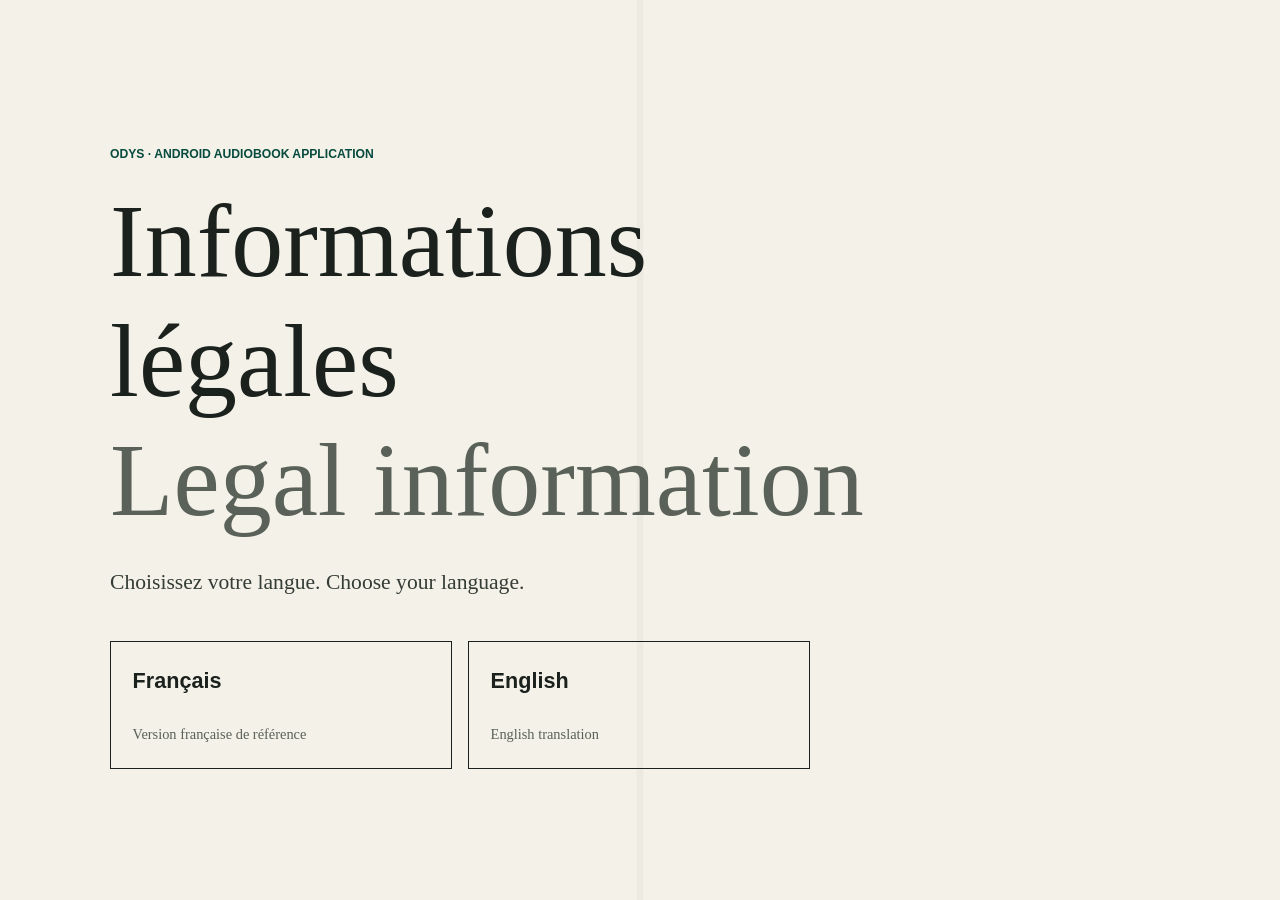
<file: index.html>
<!doctype html>
<html lang="fr">
<head>
  <meta charset="utf-8">
  <meta name="viewport" content="width=device-width, initial-scale=1">
  <meta name="description" content="Choisissez la langue des informations légales de l'application Android Odys.">
  <meta name="theme-color" content="#f4f1e8">
  <link rel="alternate" hreflang="fr" href="fr/">
  <link rel="alternate" hreflang="en" href="en/">
  <title>Odys - Legal information</title>
  <link rel="stylesheet" href="styles.css">
</head>
<body class="language-page">
  <main>
    <section class="intro language-intro" aria-labelledby="page-title">
      <p class="eyebrow">Odys · Android audiobook application</p>
      <h1 id="page-title">Informations légales<br><span lang="en">Legal information</span></h1>
      <p class="lede">Choisissez votre langue. <span lang="en">Choose your language.</span></p>
      <div class="language-choices" aria-label="Language selection">
        <a href="fr/" hreflang="fr" lang="fr"><strong>Français</strong><span>Version française de référence</span></a>
        <a href="en/" hreflang="en" lang="en"><strong>English</strong><span>English translation</span></a>
      </div>
    </section>
  </main>
</body>
</html>
</file>
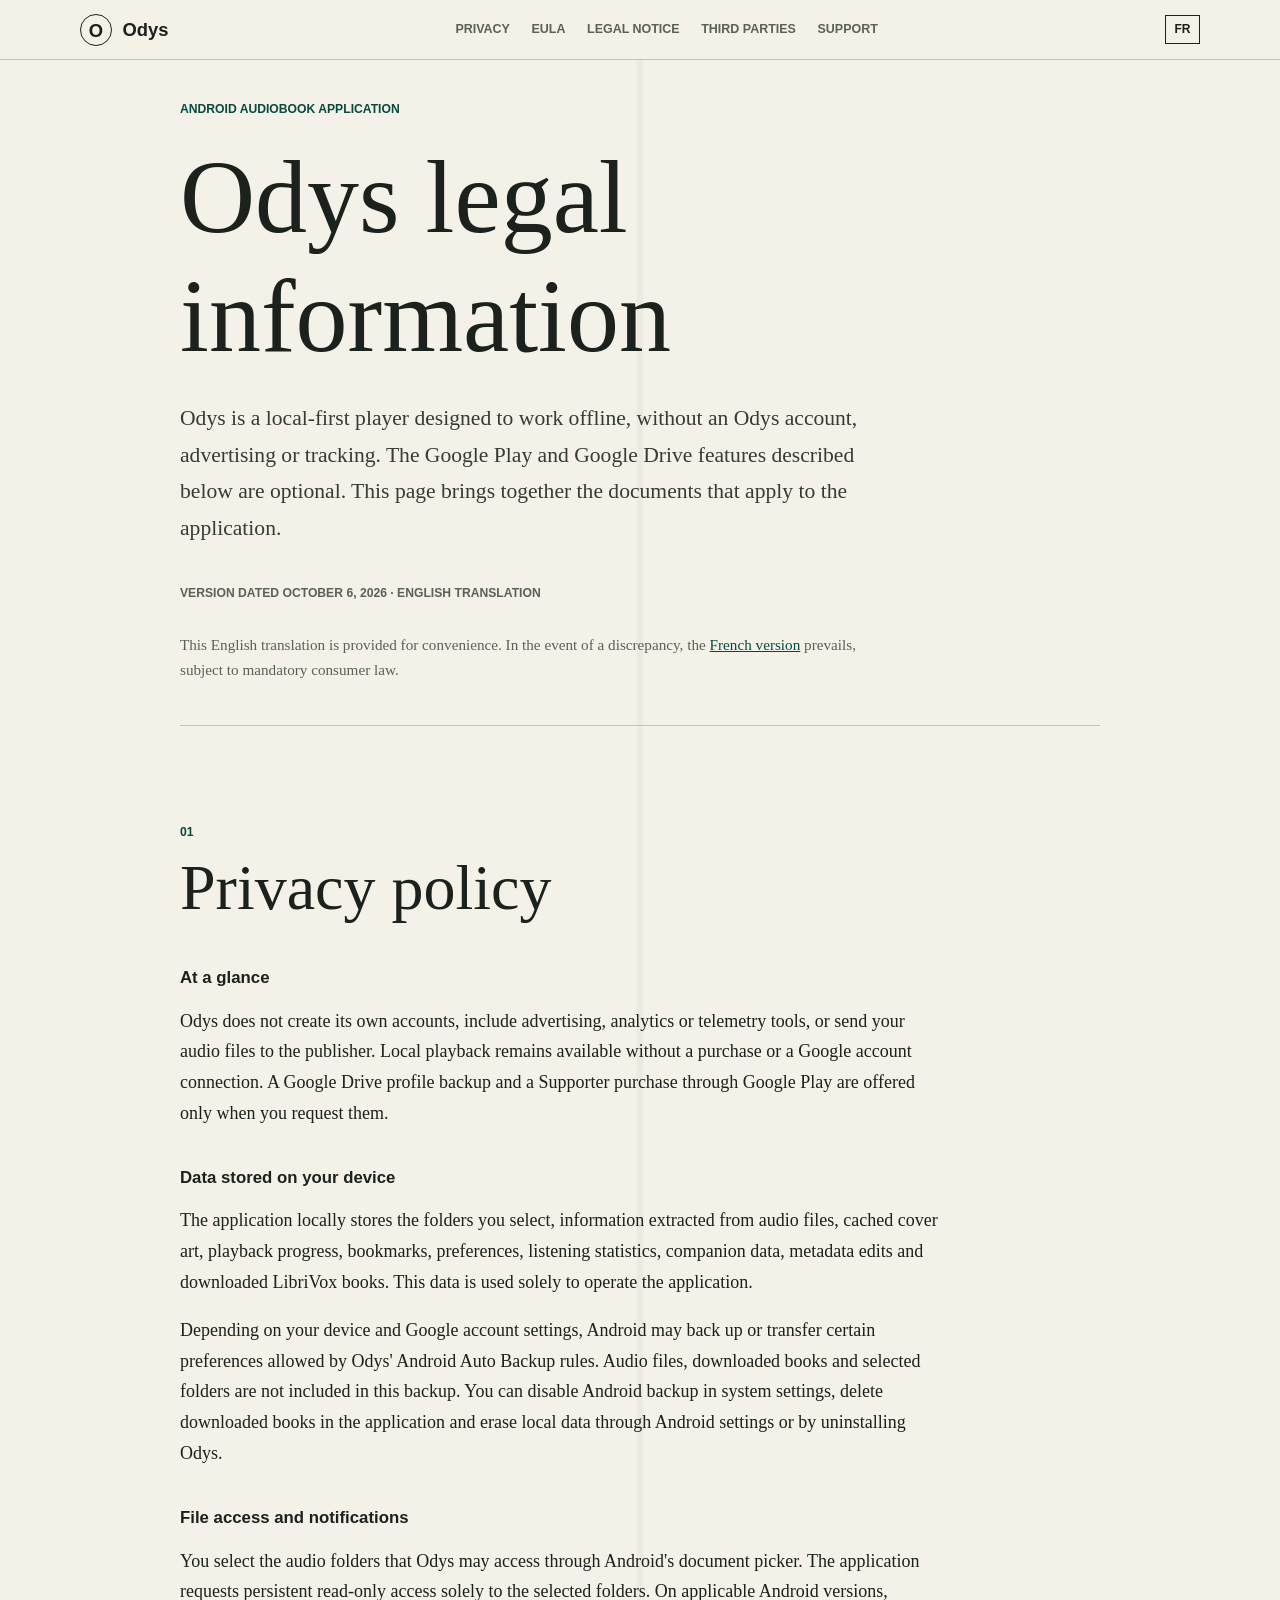
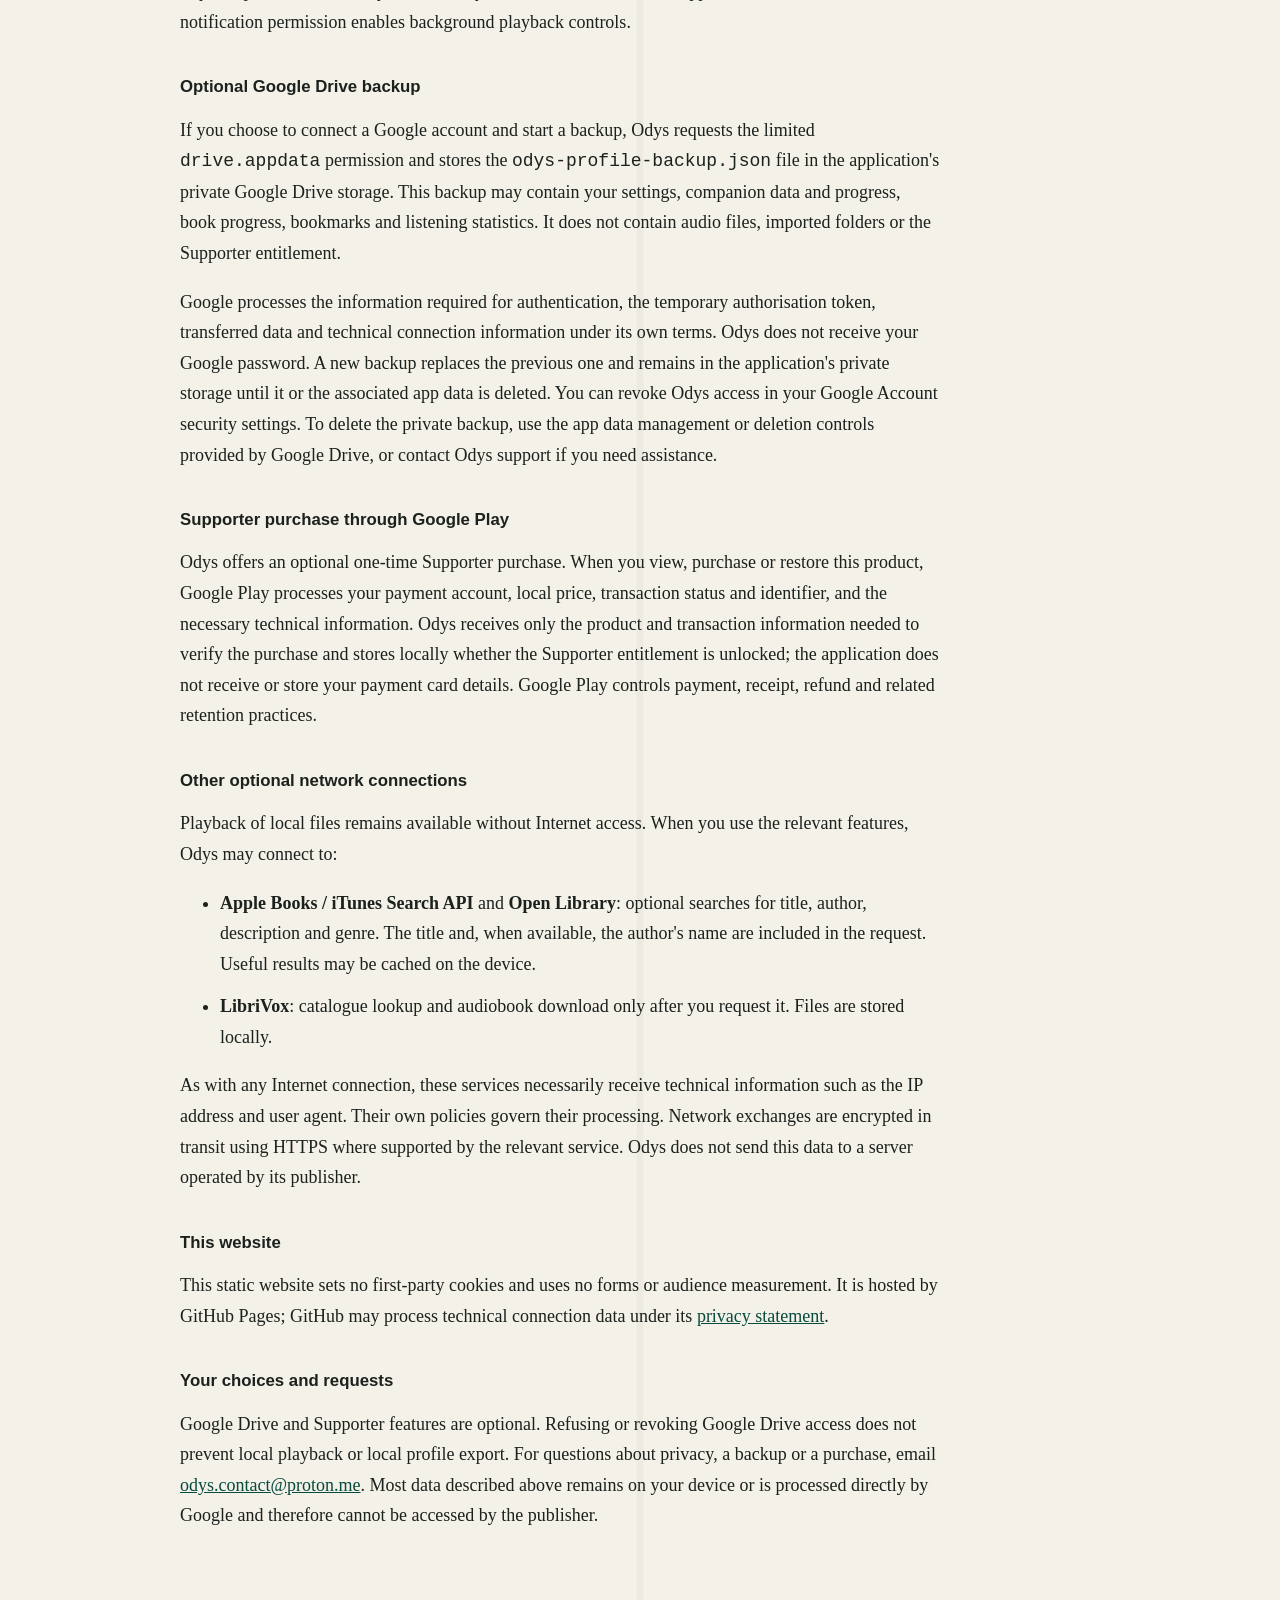
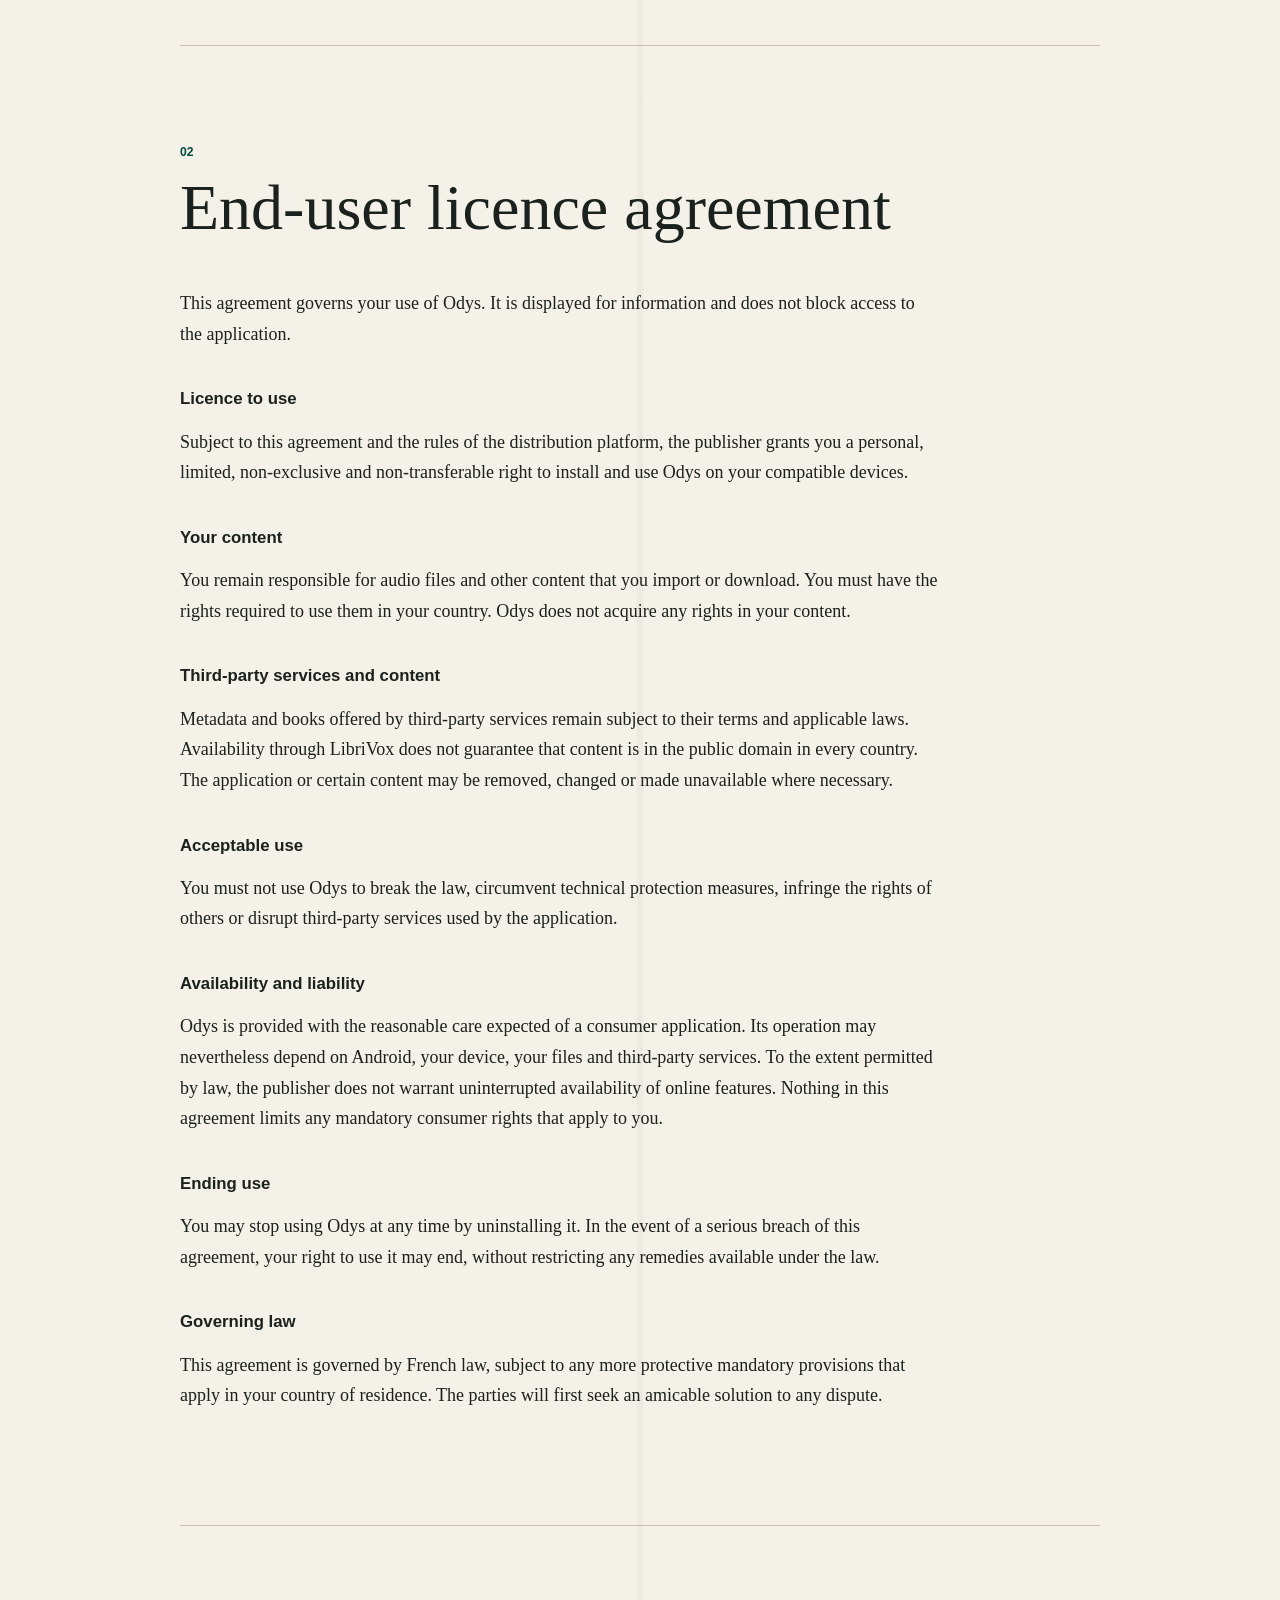
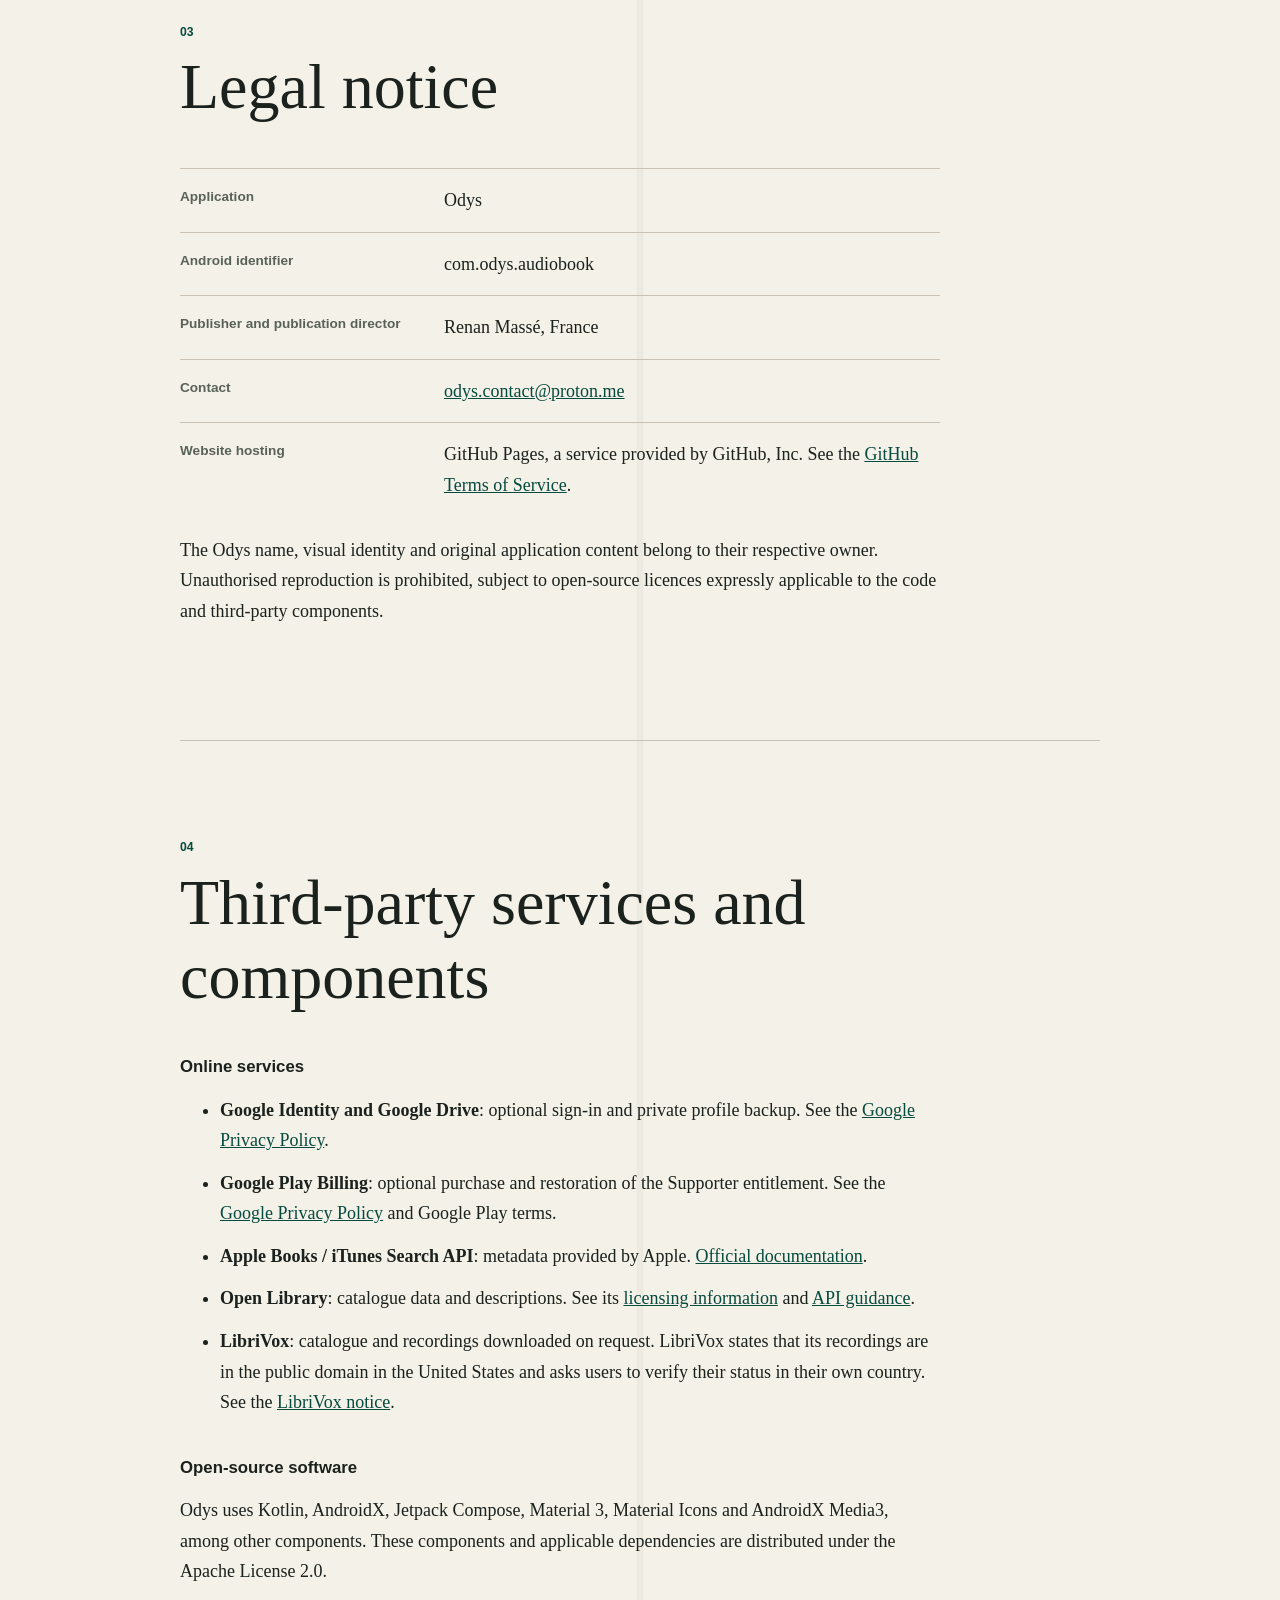
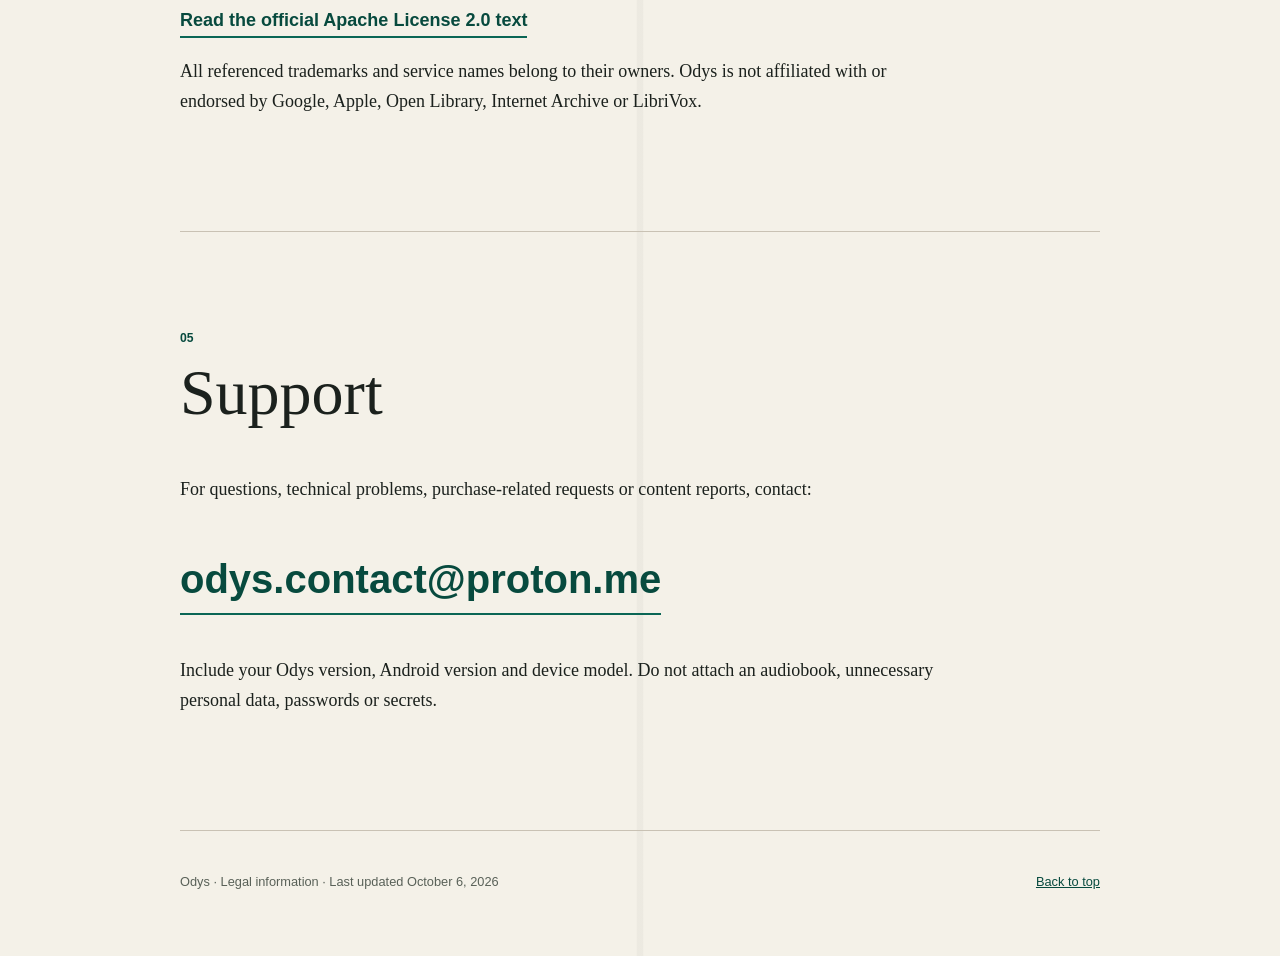
<file: en/index.html>
<!doctype html>
<html lang="en">
<head>
  <meta charset="utf-8">
  <meta name="viewport" content="width=device-width, initial-scale=1">
  <meta name="description" content="Privacy policy, EULA, legal notice and support information for the Odys Android application.">
  <meta name="theme-color" content="#f4f1e8">
  <link rel="alternate" hreflang="fr" href="../fr/">
  <link rel="alternate" hreflang="en" href="./">
  <title>Odys - Legal information</title>
  <link rel="stylesheet" href="../styles.css">
</head>
<body>
  <header class="site-header">
    <a class="brand" href="#home" aria-label="Odys, back to top"><span class="brand-mark" aria-hidden="true">O</span><span>Odys</span></a>
    <nav aria-label="Main navigation"><a href="#privacy">Privacy</a><a href="#eula">EULA</a><a href="#legal">Legal notice</a><a href="#third-parties">Third parties</a><a href="#support">Support</a></nav>
    <a class="language-link" href="../fr/" hreflang="fr" lang="fr" aria-label="Lire en français">FR</a>
  </header>
  <main id="home">
    <section class="intro" aria-labelledby="page-title">
      <p class="eyebrow">Android audiobook application</p><h1 id="page-title">Odys legal information</h1><p class="lede">Odys is a local-first player designed to work offline, without an Odys account, advertising or tracking. The Google Play and Google Drive features described below are optional. This page brings together the documents that apply to the application.</p><p class="updated">Version dated October 6, 2026 · English translation</p><p class="translation-note">This English translation is provided for convenience. In the event of a discrepancy, the <a href="../fr/">French version</a> prevails, subject to mandatory consumer law.</p>
    </section>
    <section id="privacy" aria-labelledby="privacy-title">
      <p class="section-number">01</p><h2 id="privacy-title">Privacy policy</h2>
      <h3>At a glance</h3><p>Odys does not create its own accounts, include advertising, analytics or telemetry tools, or send your audio files to the publisher. Local playback remains available without a purchase or a Google account connection. A Google Drive profile backup and a Supporter purchase through Google Play are offered only when you request them.</p>
      <h3>Data stored on your device</h3><p>The application locally stores the folders you select, information extracted from audio files, cached cover art, playback progress, bookmarks, preferences, listening statistics, companion data, metadata edits and downloaded LibriVox books. This data is used solely to operate the application.</p><p>Depending on your device and Google account settings, Android may back up or transfer certain preferences allowed by Odys' Android Auto Backup rules. Audio files, downloaded books and selected folders are not included in this backup. You can disable Android backup in system settings, delete downloaded books in the application and erase local data through Android settings or by uninstalling Odys.</p>
      <h3>File access and notifications</h3><p>You select the audio folders that Odys may access through Android's document picker. The application requests persistent read-only access solely to the selected folders. On applicable Android versions, notification permission enables background playback controls.</p>
      <h3>Optional Google Drive backup</h3><p>If you choose to connect a Google account and start a backup, Odys requests the limited <code>drive.appdata</code> permission and stores the <code>odys-profile-backup.json</code> file in the application's private Google Drive storage. This backup may contain your settings, companion data and progress, book progress, bookmarks and listening statistics. It does not contain audio files, imported folders or the Supporter entitlement.</p><p>Google processes the information required for authentication, the temporary authorisation token, transferred data and technical connection information under its own terms. Odys does not receive your Google password. A new backup replaces the previous one and remains in the application's private storage until it or the associated app data is deleted. You can revoke Odys access in your Google Account security settings. To delete the private backup, use the app data management or deletion controls provided by Google Drive, or contact Odys support if you need assistance.</p>
      <h3>Supporter purchase through Google Play</h3><p>Odys offers an optional one-time Supporter purchase. When you view, purchase or restore this product, Google Play processes your payment account, local price, transaction status and identifier, and the necessary technical information. Odys receives only the product and transaction information needed to verify the purchase and stores locally whether the Supporter entitlement is unlocked; the application does not receive or store your payment card details. Google Play controls payment, receipt, refund and related retention practices.</p>
      <h3>Other optional network connections</h3><p>Playback of local files remains available without Internet access. When you use the relevant features, Odys may connect to:</p><ul><li><strong>Apple Books / iTunes Search API</strong> and <strong>Open Library</strong>: optional searches for title, author, description and genre. The title and, when available, the author's name are included in the request. Useful results may be cached on the device.</li><li><strong>LibriVox</strong>: catalogue lookup and audiobook download only after you request it. Files are stored locally.</li></ul><p>As with any Internet connection, these services necessarily receive technical information such as the IP address and user agent. Their own policies govern their processing. Network exchanges are encrypted in transit using HTTPS where supported by the relevant service. Odys does not send this data to a server operated by its publisher.</p>
      <h3>This website</h3><p>This static website sets no first-party cookies and uses no forms or audience measurement. It is hosted by GitHub Pages; GitHub may process technical connection data under its <a href="https://docs.github.com/en/site-policy/privacy-policies/github-general-privacy-statement">privacy statement</a>.</p>
      <h3>Your choices and requests</h3><p>Google Drive and Supporter features are optional. Refusing or revoking Google Drive access does not prevent local playback or local profile export. For questions about privacy, a backup or a purchase, email <a href="mailto:odys.contact@proton.me">odys.contact@proton.me</a>. Most data described above remains on your device or is processed directly by Google and therefore cannot be accessed by the publisher.</p>
    </section>
    <section id="eula" aria-labelledby="eula-title">
      <p class="section-number">02</p><h2 id="eula-title">End-user licence agreement</h2><p>This agreement governs your use of Odys. It is displayed for information and does not block access to the application.</p>
      <h3>Licence to use</h3><p>Subject to this agreement and the rules of the distribution platform, the publisher grants you a personal, limited, non-exclusive and non-transferable right to install and use Odys on your compatible devices.</p>
      <h3>Your content</h3><p>You remain responsible for audio files and other content that you import or download. You must have the rights required to use them in your country. Odys does not acquire any rights in your content.</p>
      <h3>Third-party services and content</h3><p>Metadata and books offered by third-party services remain subject to their terms and applicable laws. Availability through LibriVox does not guarantee that content is in the public domain in every country. The application or certain content may be removed, changed or made unavailable where necessary.</p>
      <h3>Acceptable use</h3><p>You must not use Odys to break the law, circumvent technical protection measures, infringe the rights of others or disrupt third-party services used by the application.</p>
      <h3>Availability and liability</h3><p>Odys is provided with the reasonable care expected of a consumer application. Its operation may nevertheless depend on Android, your device, your files and third-party services. To the extent permitted by law, the publisher does not warrant uninterrupted availability of online features. Nothing in this agreement limits any mandatory consumer rights that apply to you.</p>
      <h3>Ending use</h3><p>You may stop using Odys at any time by uninstalling it. In the event of a serious breach of this agreement, your right to use it may end, without restricting any remedies available under the law.</p>
      <h3>Governing law</h3><p>This agreement is governed by French law, subject to any more protective mandatory provisions that apply in your country of residence. The parties will first seek an amicable solution to any dispute.</p>
    </section>
    <section id="legal" aria-labelledby="legal-title">
      <p class="section-number">03</p><h2 id="legal-title">Legal notice</h2><dl class="facts"><div><dt>Application</dt><dd>Odys</dd></div><div><dt>Android identifier</dt><dd>com.odys.audiobook</dd></div><div><dt>Publisher and publication director</dt><dd>Renan Massé, France</dd></div><div><dt>Contact</dt><dd><a href="mailto:odys.contact@proton.me">odys.contact@proton.me</a></dd></div><div><dt>Website hosting</dt><dd>GitHub Pages, a service provided by GitHub, Inc. See the <a href="https://docs.github.com/en/site-policy/github-terms/github-terms-of-service">GitHub Terms of Service</a>.</dd></div></dl><p>The Odys name, visual identity and original application content belong to their respective owner. Unauthorised reproduction is prohibited, subject to open-source licences expressly applicable to the code and third-party components.</p>
    </section>
    <section id="third-parties" aria-labelledby="third-party-title">
      <p class="section-number">04</p><h2 id="third-party-title">Third-party services and components</h2><h3>Online services</h3><ul class="link-list"><li><strong>Google Identity and Google Drive</strong>: optional sign-in and private profile backup. See the <a href="https://policies.google.com/privacy">Google Privacy Policy</a>.</li><li><strong>Google Play Billing</strong>: optional purchase and restoration of the Supporter entitlement. See the <a href="https://policies.google.com/privacy">Google Privacy Policy</a> and Google Play terms.</li><li><strong>Apple Books / iTunes Search API</strong>: metadata provided by Apple. <a href="https://performance-partners.apple.com/search-api">Official documentation</a>.</li><li><strong>Open Library</strong>: catalogue data and descriptions. See its <a href="https://openlibrary.org/developers/licensing">licensing information</a> and <a href="https://openlibrary.org/developers/api">API guidance</a>.</li><li><strong>LibriVox</strong>: catalogue and recordings downloaded on request. LibriVox states that its recordings are in the public domain in the United States and asks users to verify their status in their own country. See the <a href="https://librivox.org/pages/public-domain/">LibriVox notice</a>.</li></ul><h3>Open-source software</h3><p>Odys uses Kotlin, AndroidX, Jetpack Compose, Material 3, Material Icons and AndroidX Media3, among other components. These components and applicable dependencies are distributed under the Apache License 2.0.</p><p><a class="document-link" href="https://www.apache.org/licenses/LICENSE-2.0.txt">Read the official Apache License 2.0 text</a></p><p>All referenced trademarks and service names belong to their owners. Odys is not affiliated with or endorsed by Google, Apple, Open Library, Internet Archive or LibriVox.</p>
    </section>
    <section id="support" aria-labelledby="support-title">
      <p class="section-number">05</p><h2 id="support-title">Support</h2><p>For questions, technical problems, purchase-related requests or content reports, contact:</p><p class="contact"><a href="mailto:odys.contact@proton.me">odys.contact@proton.me</a></p><p>Include your Odys version, Android version and device model. Do not attach an audiobook, unnecessary personal data, passwords or secrets.</p>
    </section>
  </main>
  <footer><p>Odys · Legal information · Last updated October 6, 2026</p><a href="#home">Back to top</a></footer>
</body>
</html>
</file>
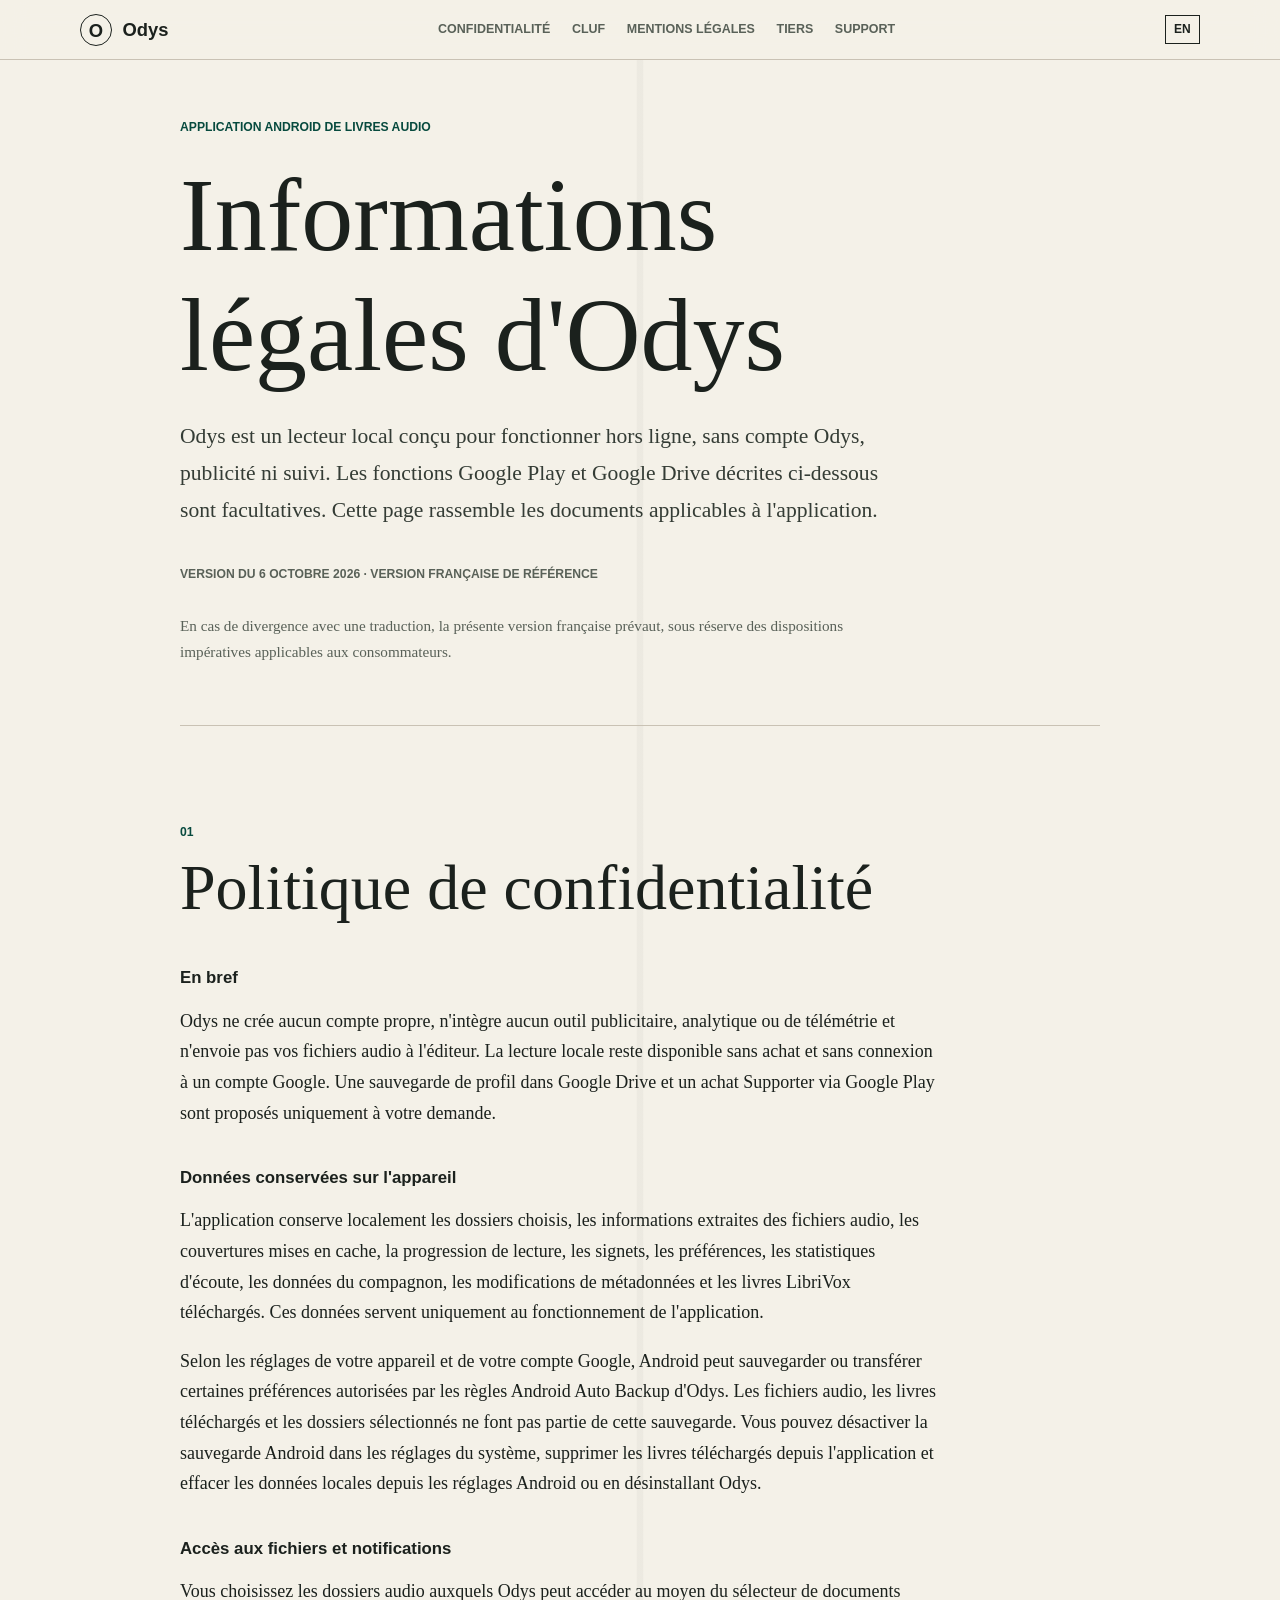
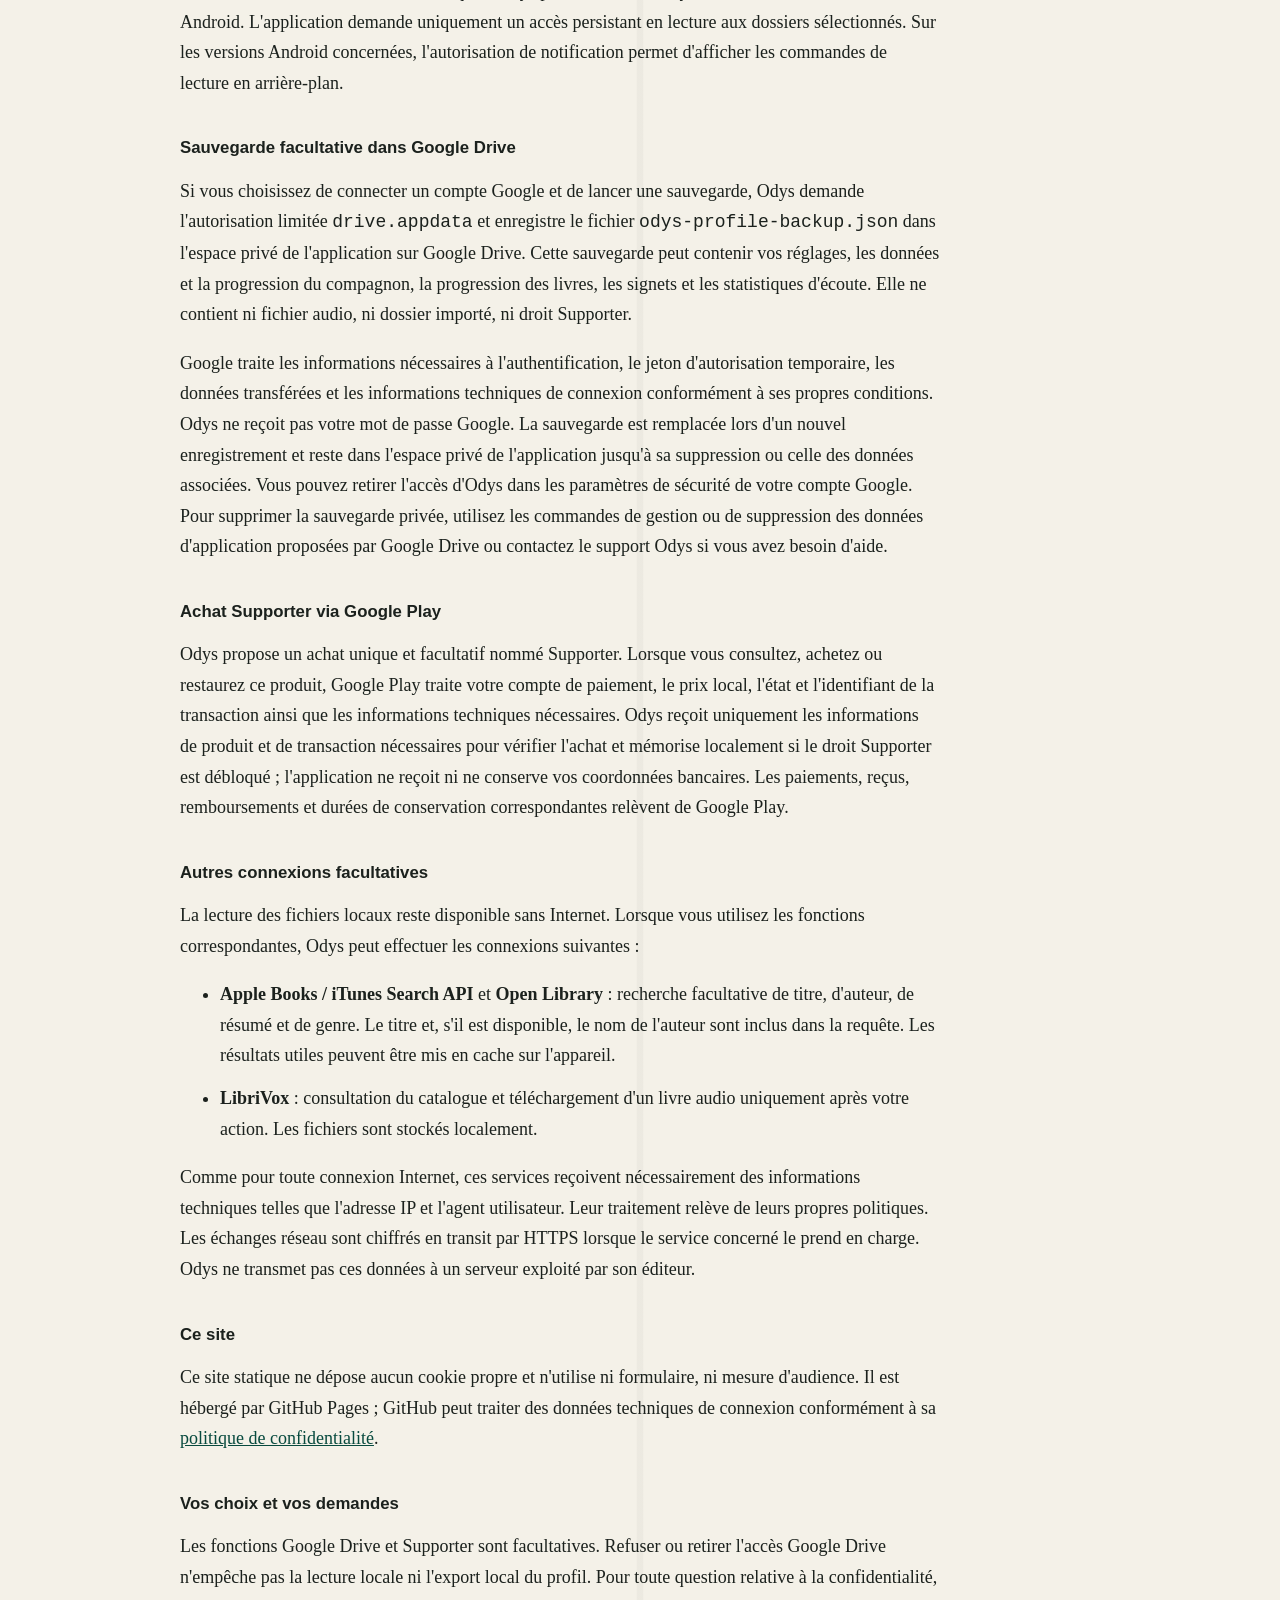
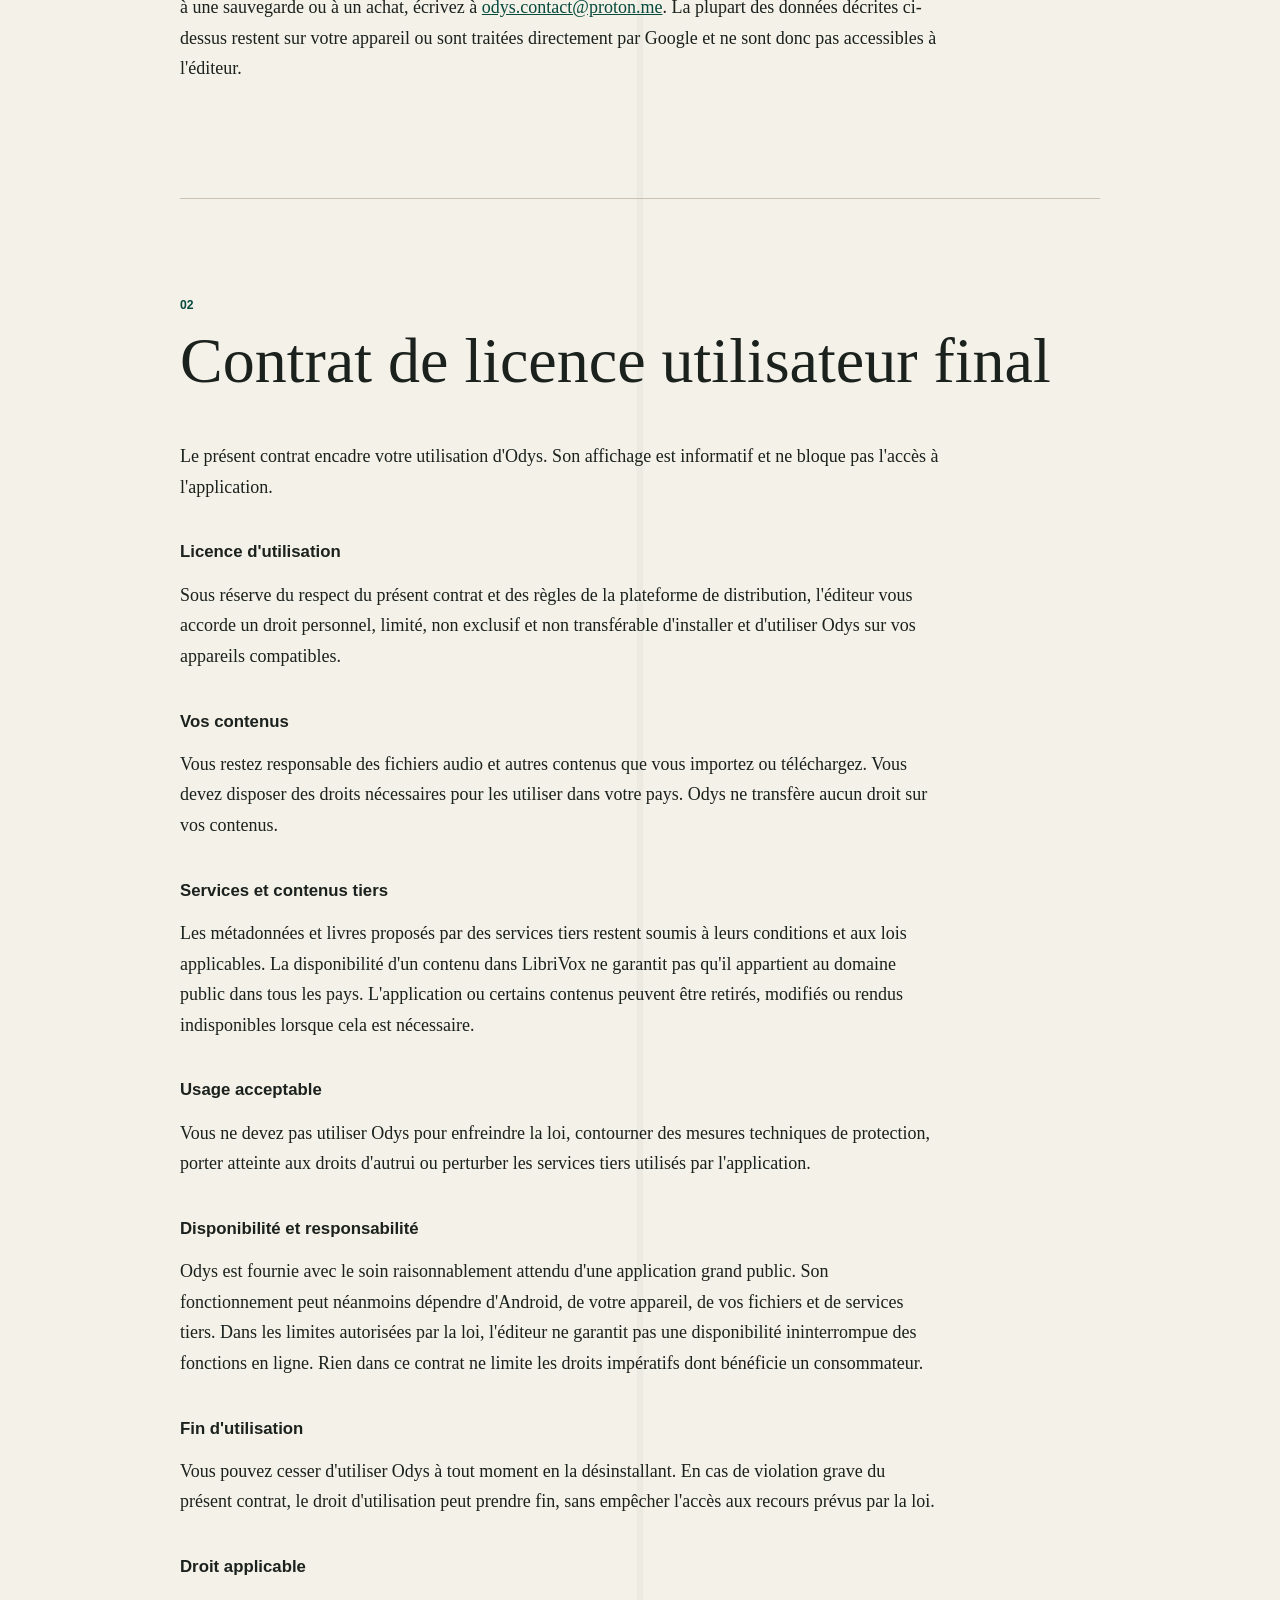
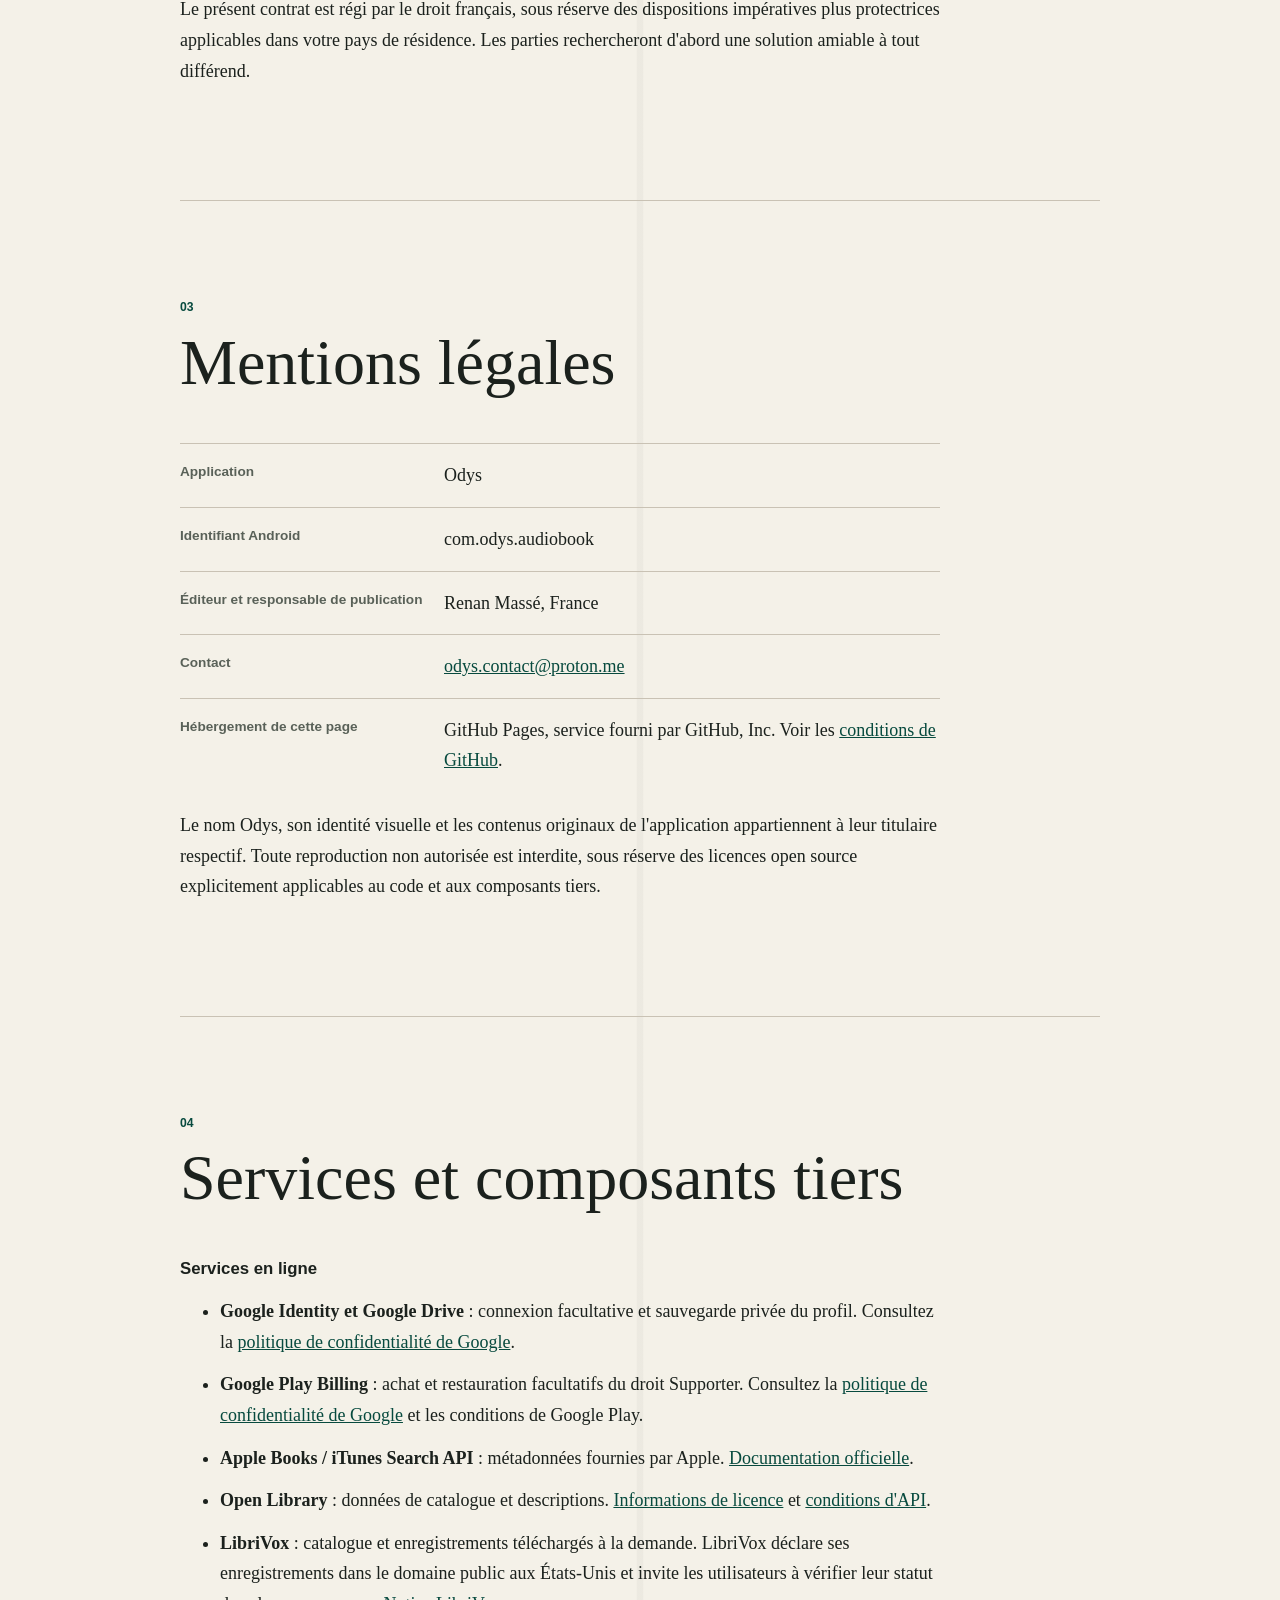
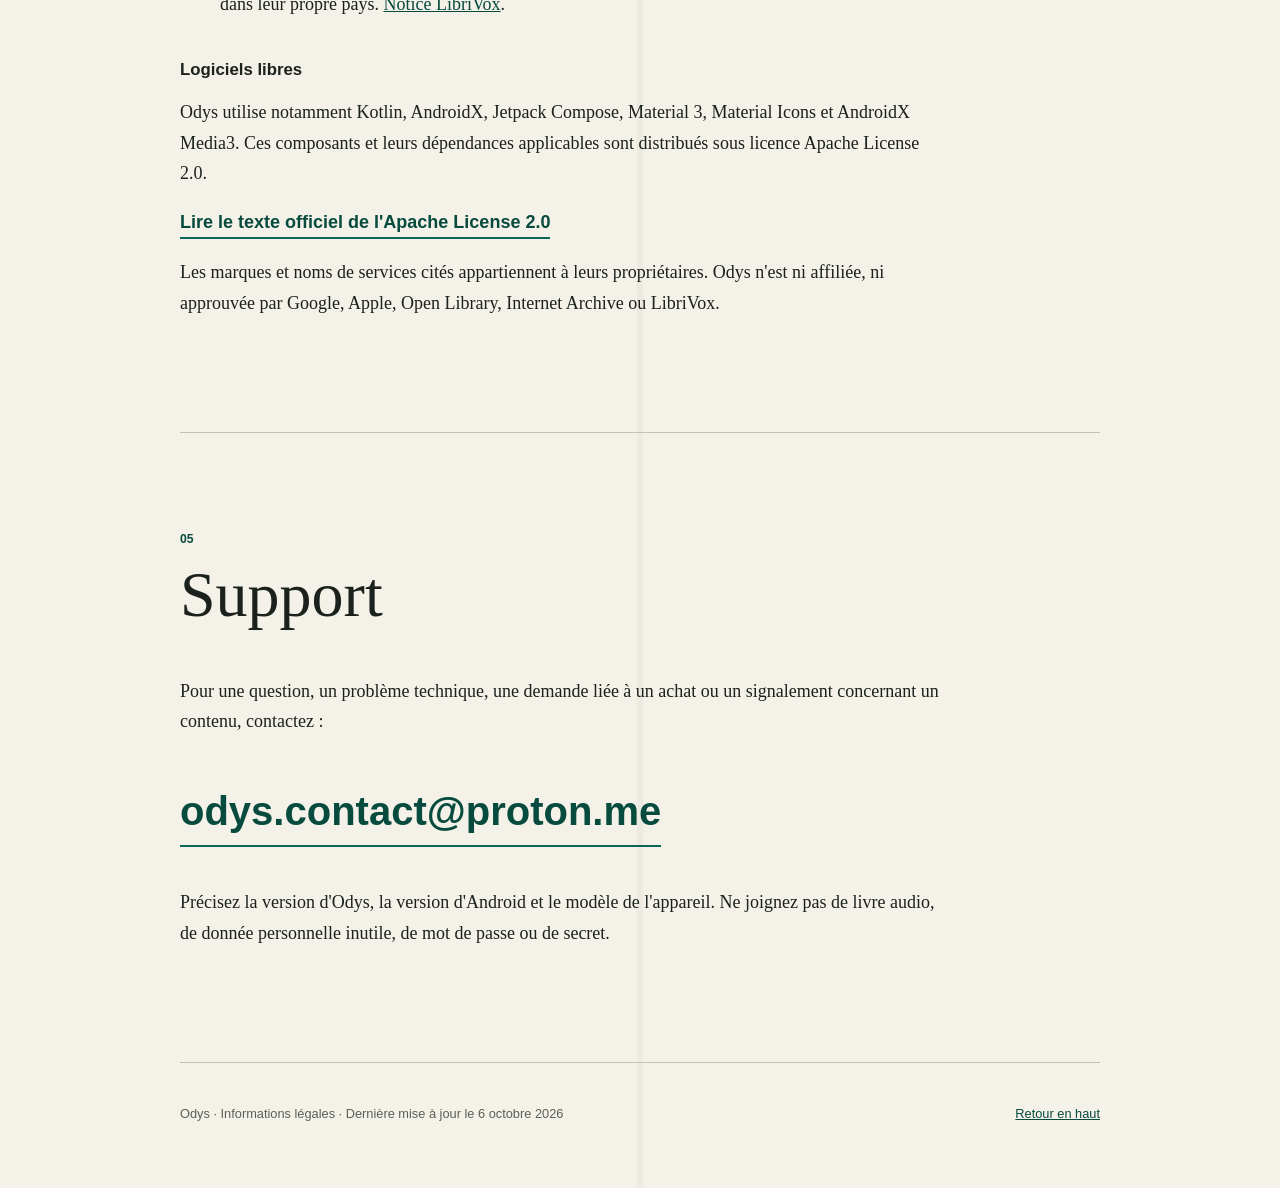
<file: fr/index.html>
<!doctype html>
<html lang="fr">
<head>
  <meta charset="utf-8">
  <meta name="viewport" content="width=device-width, initial-scale=1">
  <meta name="description" content="Politique de confidentialité, CLUF, mentions légales et support de l'application Android Odys.">
  <meta name="theme-color" content="#f4f1e8">
  <link rel="alternate" hreflang="fr" href="./">
  <link rel="alternate" hreflang="en" href="../en/">
  <title>Odys - Informations légales</title>
  <link rel="stylesheet" href="../styles.css">
</head>
<body>
  <header class="site-header">
    <a class="brand" href="#accueil" aria-label="Odys, retour en haut de page"><span class="brand-mark" aria-hidden="true">O</span><span>Odys</span></a>
    <nav aria-label="Navigation principale">
      <a href="#confidentialite">Confidentialité</a><a href="#cluf">CLUF</a><a href="#mentions">Mentions légales</a><a href="#tiers">Tiers</a><a href="#support">Support</a>
    </nav>
    <a class="language-link" href="../en/" hreflang="en" lang="en" aria-label="Read in English">EN</a>
  </header>
  <main id="accueil">
    <section class="intro" aria-labelledby="page-title">
      <p class="eyebrow">Application Android de livres audio</p>
      <h1 id="page-title">Informations légales d'Odys</h1>
      <p class="lede">Odys est un lecteur local conçu pour fonctionner hors ligne, sans compte Odys, publicité ni suivi. Les fonctions Google Play et Google Drive décrites ci-dessous sont facultatives. Cette page rassemble les documents applicables à l'application.</p>
      <p class="updated">Version du 6 octobre 2026 · Version française de référence</p>
      <p class="translation-note">En cas de divergence avec une traduction, la présente version française prévaut, sous réserve des dispositions impératives applicables aux consommateurs.</p>
    </section>
    <section id="confidentialite" aria-labelledby="privacy-title">
      <p class="section-number">01</p><h2 id="privacy-title">Politique de confidentialité</h2>
      <h3>En bref</h3><p>Odys ne crée aucun compte propre, n'intègre aucun outil publicitaire, analytique ou de télémétrie et n'envoie pas vos fichiers audio à l'éditeur. La lecture locale reste disponible sans achat et sans connexion à un compte Google. Une sauvegarde de profil dans Google Drive et un achat Supporter via Google Play sont proposés uniquement à votre demande.</p>
      <h3>Données conservées sur l'appareil</h3><p>L'application conserve localement les dossiers choisis, les informations extraites des fichiers audio, les couvertures mises en cache, la progression de lecture, les signets, les préférences, les statistiques d'écoute, les données du compagnon, les modifications de métadonnées et les livres LibriVox téléchargés. Ces données servent uniquement au fonctionnement de l'application.</p><p>Selon les réglages de votre appareil et de votre compte Google, Android peut sauvegarder ou transférer certaines préférences autorisées par les règles Android Auto Backup d'Odys. Les fichiers audio, les livres téléchargés et les dossiers sélectionnés ne font pas partie de cette sauvegarde. Vous pouvez désactiver la sauvegarde Android dans les réglages du système, supprimer les livres téléchargés depuis l'application et effacer les données locales depuis les réglages Android ou en désinstallant Odys.</p>
      <h3>Accès aux fichiers et notifications</h3><p>Vous choisissez les dossiers audio auxquels Odys peut accéder au moyen du sélecteur de documents Android. L'application demande uniquement un accès persistant en lecture aux dossiers sélectionnés. Sur les versions Android concernées, l'autorisation de notification permet d'afficher les commandes de lecture en arrière-plan.</p>
      <h3>Sauvegarde facultative dans Google Drive</h3><p>Si vous choisissez de connecter un compte Google et de lancer une sauvegarde, Odys demande l'autorisation limitée <code>drive.appdata</code> et enregistre le fichier <code>odys-profile-backup.json</code> dans l'espace privé de l'application sur Google Drive. Cette sauvegarde peut contenir vos réglages, les données et la progression du compagnon, la progression des livres, les signets et les statistiques d'écoute. Elle ne contient ni fichier audio, ni dossier importé, ni droit Supporter.</p><p>Google traite les informations nécessaires à l'authentification, le jeton d'autorisation temporaire, les données transférées et les informations techniques de connexion conformément à ses propres conditions. Odys ne reçoit pas votre mot de passe Google. La sauvegarde est remplacée lors d'un nouvel enregistrement et reste dans l'espace privé de l'application jusqu'à sa suppression ou celle des données associées. Vous pouvez retirer l'accès d'Odys dans les paramètres de sécurité de votre compte Google. Pour supprimer la sauvegarde privée, utilisez les commandes de gestion ou de suppression des données d'application proposées par Google Drive ou contactez le support Odys si vous avez besoin d'aide.</p>
      <h3>Achat Supporter via Google Play</h3><p>Odys propose un achat unique et facultatif nommé Supporter. Lorsque vous consultez, achetez ou restaurez ce produit, Google Play traite votre compte de paiement, le prix local, l'état et l'identifiant de la transaction ainsi que les informations techniques nécessaires. Odys reçoit uniquement les informations de produit et de transaction nécessaires pour vérifier l'achat et mémorise localement si le droit Supporter est débloqué ; l'application ne reçoit ni ne conserve vos coordonnées bancaires. Les paiements, reçus, remboursements et durées de conservation correspondantes relèvent de Google Play.</p>
      <h3>Autres connexions facultatives</h3><p>La lecture des fichiers locaux reste disponible sans Internet. Lorsque vous utilisez les fonctions correspondantes, Odys peut effectuer les connexions suivantes :</p><ul><li><strong>Apple Books / iTunes Search API</strong> et <strong>Open Library</strong> : recherche facultative de titre, d'auteur, de résumé et de genre. Le titre et, s'il est disponible, le nom de l'auteur sont inclus dans la requête. Les résultats utiles peuvent être mis en cache sur l'appareil.</li><li><strong>LibriVox</strong> : consultation du catalogue et téléchargement d'un livre audio uniquement après votre action. Les fichiers sont stockés localement.</li></ul><p>Comme pour toute connexion Internet, ces services reçoivent nécessairement des informations techniques telles que l'adresse IP et l'agent utilisateur. Leur traitement relève de leurs propres politiques. Les échanges réseau sont chiffrés en transit par HTTPS lorsque le service concerné le prend en charge. Odys ne transmet pas ces données à un serveur exploité par son éditeur.</p>
      <h3>Ce site</h3><p>Ce site statique ne dépose aucun cookie propre et n'utilise ni formulaire, ni mesure d'audience. Il est hébergé par GitHub Pages ; GitHub peut traiter des données techniques de connexion conformément à sa <a href="https://docs.github.com/fr/site-policy/privacy-policies/github-general-privacy-statement">politique de confidentialité</a>.</p>
      <h3>Vos choix et vos demandes</h3><p>Les fonctions Google Drive et Supporter sont facultatives. Refuser ou retirer l'accès Google Drive n'empêche pas la lecture locale ni l'export local du profil. Pour toute question relative à la confidentialité, à une sauvegarde ou à un achat, écrivez à <a href="mailto:odys.contact@proton.me">odys.contact@proton.me</a>. La plupart des données décrites ci-dessus restent sur votre appareil ou sont traitées directement par Google et ne sont donc pas accessibles à l'éditeur.</p>
    </section>
    <section id="cluf" aria-labelledby="eula-title">
      <p class="section-number">02</p><h2 id="eula-title">Contrat de licence utilisateur final</h2><p>Le présent contrat encadre votre utilisation d'Odys. Son affichage est informatif et ne bloque pas l'accès à l'application.</p>
      <h3>Licence d'utilisation</h3><p>Sous réserve du respect du présent contrat et des règles de la plateforme de distribution, l'éditeur vous accorde un droit personnel, limité, non exclusif et non transférable d'installer et d'utiliser Odys sur vos appareils compatibles.</p>
      <h3>Vos contenus</h3><p>Vous restez responsable des fichiers audio et autres contenus que vous importez ou téléchargez. Vous devez disposer des droits nécessaires pour les utiliser dans votre pays. Odys ne transfère aucun droit sur vos contenus.</p>
      <h3>Services et contenus tiers</h3><p>Les métadonnées et livres proposés par des services tiers restent soumis à leurs conditions et aux lois applicables. La disponibilité d'un contenu dans LibriVox ne garantit pas qu'il appartient au domaine public dans tous les pays. L'application ou certains contenus peuvent être retirés, modifiés ou rendus indisponibles lorsque cela est nécessaire.</p>
      <h3>Usage acceptable</h3><p>Vous ne devez pas utiliser Odys pour enfreindre la loi, contourner des mesures techniques de protection, porter atteinte aux droits d'autrui ou perturber les services tiers utilisés par l'application.</p>
      <h3>Disponibilité et responsabilité</h3><p>Odys est fournie avec le soin raisonnablement attendu d'une application grand public. Son fonctionnement peut néanmoins dépendre d'Android, de votre appareil, de vos fichiers et de services tiers. Dans les limites autorisées par la loi, l'éditeur ne garantit pas une disponibilité ininterrompue des fonctions en ligne. Rien dans ce contrat ne limite les droits impératifs dont bénéficie un consommateur.</p>
      <h3>Fin d'utilisation</h3><p>Vous pouvez cesser d'utiliser Odys à tout moment en la désinstallant. En cas de violation grave du présent contrat, le droit d'utilisation peut prendre fin, sans empêcher l'accès aux recours prévus par la loi.</p>
      <h3>Droit applicable</h3><p>Le présent contrat est régi par le droit français, sous réserve des dispositions impératives plus protectrices applicables dans votre pays de résidence. Les parties rechercheront d'abord une solution amiable à tout différend.</p>
    </section>
    <section id="mentions" aria-labelledby="legal-title">
      <p class="section-number">03</p><h2 id="legal-title">Mentions légales</h2><dl class="facts"><div><dt>Application</dt><dd>Odys</dd></div><div><dt>Identifiant Android</dt><dd>com.odys.audiobook</dd></div><div><dt>Éditeur et responsable de publication</dt><dd>Renan Massé, France</dd></div><div><dt>Contact</dt><dd><a href="mailto:odys.contact@proton.me">odys.contact@proton.me</a></dd></div><div><dt>Hébergement de cette page</dt><dd>GitHub Pages, service fourni par GitHub, Inc. Voir les <a href="https://docs.github.com/fr/site-policy/github-terms/github-terms-of-service">conditions de GitHub</a>.</dd></div></dl><p>Le nom Odys, son identité visuelle et les contenus originaux de l'application appartiennent à leur titulaire respectif. Toute reproduction non autorisée est interdite, sous réserve des licences open source explicitement applicables au code et aux composants tiers.</p>
    </section>
    <section id="tiers" aria-labelledby="third-party-title">
      <p class="section-number">04</p><h2 id="third-party-title">Services et composants tiers</h2><h3>Services en ligne</h3><ul class="link-list"><li><strong>Google Identity et Google Drive</strong> : connexion facultative et sauvegarde privée du profil. Consultez la <a href="https://policies.google.com/privacy">politique de confidentialité de Google</a>.</li><li><strong>Google Play Billing</strong> : achat et restauration facultatifs du droit Supporter. Consultez la <a href="https://policies.google.com/privacy">politique de confidentialité de Google</a> et les conditions de Google Play.</li><li><strong>Apple Books / iTunes Search API</strong> : métadonnées fournies par Apple. <a href="https://performance-partners.apple.com/search-api">Documentation officielle</a>.</li><li><strong>Open Library</strong> : données de catalogue et descriptions. <a href="https://openlibrary.org/developers/licensing">Informations de licence</a> et <a href="https://openlibrary.org/developers/api">conditions d'API</a>.</li><li><strong>LibriVox</strong> : catalogue et enregistrements téléchargés à la demande. LibriVox déclare ses enregistrements dans le domaine public aux États-Unis et invite les utilisateurs à vérifier leur statut dans leur propre pays. <a href="https://librivox.org/pages/public-domain/">Notice LibriVox</a>.</li></ul><h3>Logiciels libres</h3><p>Odys utilise notamment Kotlin, AndroidX, Jetpack Compose, Material 3, Material Icons et AndroidX Media3. Ces composants et leurs dépendances applicables sont distribués sous licence Apache License 2.0.</p><p><a class="document-link" href="https://www.apache.org/licenses/LICENSE-2.0.txt">Lire le texte officiel de l'Apache License 2.0</a></p><p>Les marques et noms de services cités appartiennent à leurs propriétaires. Odys n'est ni affiliée, ni approuvée par Google, Apple, Open Library, Internet Archive ou LibriVox.</p>
    </section>
    <section id="support" aria-labelledby="support-title">
      <p class="section-number">05</p><h2 id="support-title">Support</h2><p>Pour une question, un problème technique, une demande liée à un achat ou un signalement concernant un contenu, contactez :</p><p class="contact"><a href="mailto:odys.contact@proton.me">odys.contact@proton.me</a></p><p>Précisez la version d'Odys, la version d'Android et le modèle de l'appareil. Ne joignez pas de livre audio, de donnée personnelle inutile, de mot de passe ou de secret.</p>
    </section>
  </main>
  <footer><p>Odys · Informations légales · Dernière mise à jour le 6 octobre 2026</p><a href="#accueil">Retour en haut</a></footer>
</body>
</html>
</file>
<file: styles.css>
:root {
  color-scheme: light;
  --paper: #f4f1e8;
  --paper-deep: #e8e2d4;
  --ink: #1b211d;
  --muted: #596158;
  --rule: #c9c2b4;
  --accent: #0a6655;
  --accent-dark: #074a3e;
  --white: #fffdf7;
}

* { box-sizing: border-box; }

html {
  scroll-behavior: smooth;
  scroll-padding-top: 7rem;
}

body {
  margin: 0;
  background:
    linear-gradient(90deg, transparent 0 49.7%, rgba(27, 33, 29, .035) 49.8% 50.2%, transparent 50.3%),
    var(--paper);
  color: var(--ink);
  font-family: Georgia, "Times New Roman", serif;
  font-size: 18px;
  line-height: 1.7;
}

a { color: var(--accent-dark); }
a:hover { color: var(--accent); }
a:focus-visible { outline: 3px solid var(--accent); outline-offset: 4px; }

.site-header {
  position: sticky;
  top: 0;
  z-index: 10;
  display: flex;
  align-items: center;
  justify-content: space-between;
  gap: 2rem;
  padding: .85rem max(1.25rem, calc((100vw - 1120px) / 2));
  border-bottom: 1px solid var(--rule);
  background: rgba(244, 241, 232, .96);
  backdrop-filter: blur(12px);
}

.brand {
  display: inline-flex;
  align-items: center;
  gap: .65rem;
  color: var(--ink);
  font-family: "Trebuchet MS", sans-serif;
  font-size: 1.15rem;
  font-weight: 700;
  text-decoration: none;
}

.brand-mark {
  display: grid;
  width: 2rem;
  height: 2rem;
  place-items: center;
  border: 1px solid var(--ink);
  border-radius: 50%;
}

nav { display: flex; flex-wrap: wrap; gap: .25rem 1.35rem; }
nav a {
  color: var(--muted);
  font-family: "Trebuchet MS", sans-serif;
  font-size: .78rem;
  font-weight: 700;
  text-decoration: none;
  text-transform: uppercase;
}

main { width: min(100% - 2.5rem, 920px); margin: 0 auto; }

.intro {
  min-height: min(74vh, 680px);
  display: flex;
  flex-direction: column;
  justify-content: center;
  border-bottom: 1px solid var(--rule);
}

.eyebrow, .section-number, .updated {
  color: var(--accent-dark);
  font-family: "Trebuchet MS", sans-serif;
  font-size: .76rem;
  font-weight: 700;
  letter-spacing: 0;
  text-transform: uppercase;
}

h1, h2, h3 { line-height: 1.15; }
h1 { max-width: 760px; margin: .3rem 0 1.5rem; font-size: clamp(3rem, 9vw, 6.5rem); font-weight: 400; }
h2 { margin: 0 0 2.75rem; font-size: clamp(2.15rem, 6vw, 4rem); font-weight: 400; }
h3 { margin: 2.5rem 0 .5rem; font-family: "Trebuchet MS", sans-serif; font-size: 1.05rem; }

.lede { max-width: 700px; margin: 0; color: #343c35; font-size: 1.35rem; }
.updated { margin-top: 2.25rem; color: var(--muted); }

section:not(.intro) { padding: 6rem 0; border-bottom: 1px solid var(--rule); }
.section-number { margin: 0 0 .5rem; }
p, ul, dl { max-width: 760px; }
li + li { margin-top: .75rem; }

.facts { margin-top: 2rem; }
.facts div { display: grid; grid-template-columns: minmax(150px, 1fr) 2fr; gap: 1rem; padding: 1rem 0; border-top: 1px solid var(--rule); }
.facts dt { color: var(--muted); font-family: "Trebuchet MS", sans-serif; font-size: .85rem; font-weight: 700; }
.facts dd { margin: 0; }

.document-link, .contact a {
  display: inline-block;
  border-bottom: 2px solid var(--accent);
  font-family: "Trebuchet MS", sans-serif;
  font-weight: 700;
  text-decoration: none;
}

.contact { font-size: clamp(1.35rem, 5vw, 2.5rem); overflow-wrap: anywhere; }

footer {
  display: flex;
  justify-content: space-between;
  gap: 2rem;
  width: min(100% - 2.5rem, 920px);
  margin: 0 auto;
  padding: 2.5rem 0 4rem;
  color: var(--muted);
  font-family: "Trebuchet MS", sans-serif;
  font-size: .8rem;
}

footer p { margin: 0; }

@media (max-width: 760px) {
  .site-header { align-items: flex-start; flex-direction: column; gap: .65rem; }
  nav { gap: .3rem 1rem; }
  .intro { min-height: 64vh; }
  section:not(.intro) { padding: 4rem 0; }
  .facts div { grid-template-columns: 1fr; gap: .2rem; }
  footer { flex-direction: column; gap: .75rem; }
  .language-choices { grid-template-columns: 1fr; }
}

.language-link {
  min-width: 2.2rem;
  padding: .2rem .45rem;
  border: 1px solid var(--ink);
  color: var(--ink);
  font-family: "Trebuchet MS", sans-serif;
  font-size: .75rem;
  font-weight: 700;
  text-align: center;
  text-decoration: none;
}

.translation-note { max-width: 700px; margin-top: 1rem; color: var(--muted); font-size: .95rem; }
.language-page main { width: min(100% - 2.5rem, 1060px); }
.language-intro { min-height: 100vh; border-bottom: 0; }
.language-intro h1 span { color: var(--muted); }
.language-choices { display: grid; grid-template-columns: repeat(2, minmax(0, 1fr)); gap: 1rem; width: min(100%, 700px); margin-top: 2.5rem; }
.language-choices a { display: flex; flex-direction: column; min-height: 8rem; justify-content: space-between; padding: 1.35rem; border: 1px solid var(--ink); color: var(--ink); text-decoration: none; }
.language-choices a:hover { background: var(--white); color: var(--accent-dark); }
.language-choices strong { font-family: "Trebuchet MS", sans-serif; font-size: 1.35rem; }
.language-choices span { color: var(--muted); font-size: .9rem; }

@media (max-width: 760px) {
  .language-choices { grid-template-columns: 1fr; }
}

@media (prefers-reduced-motion: reduce) {
  html { scroll-behavior: auto; }
}
</file>
